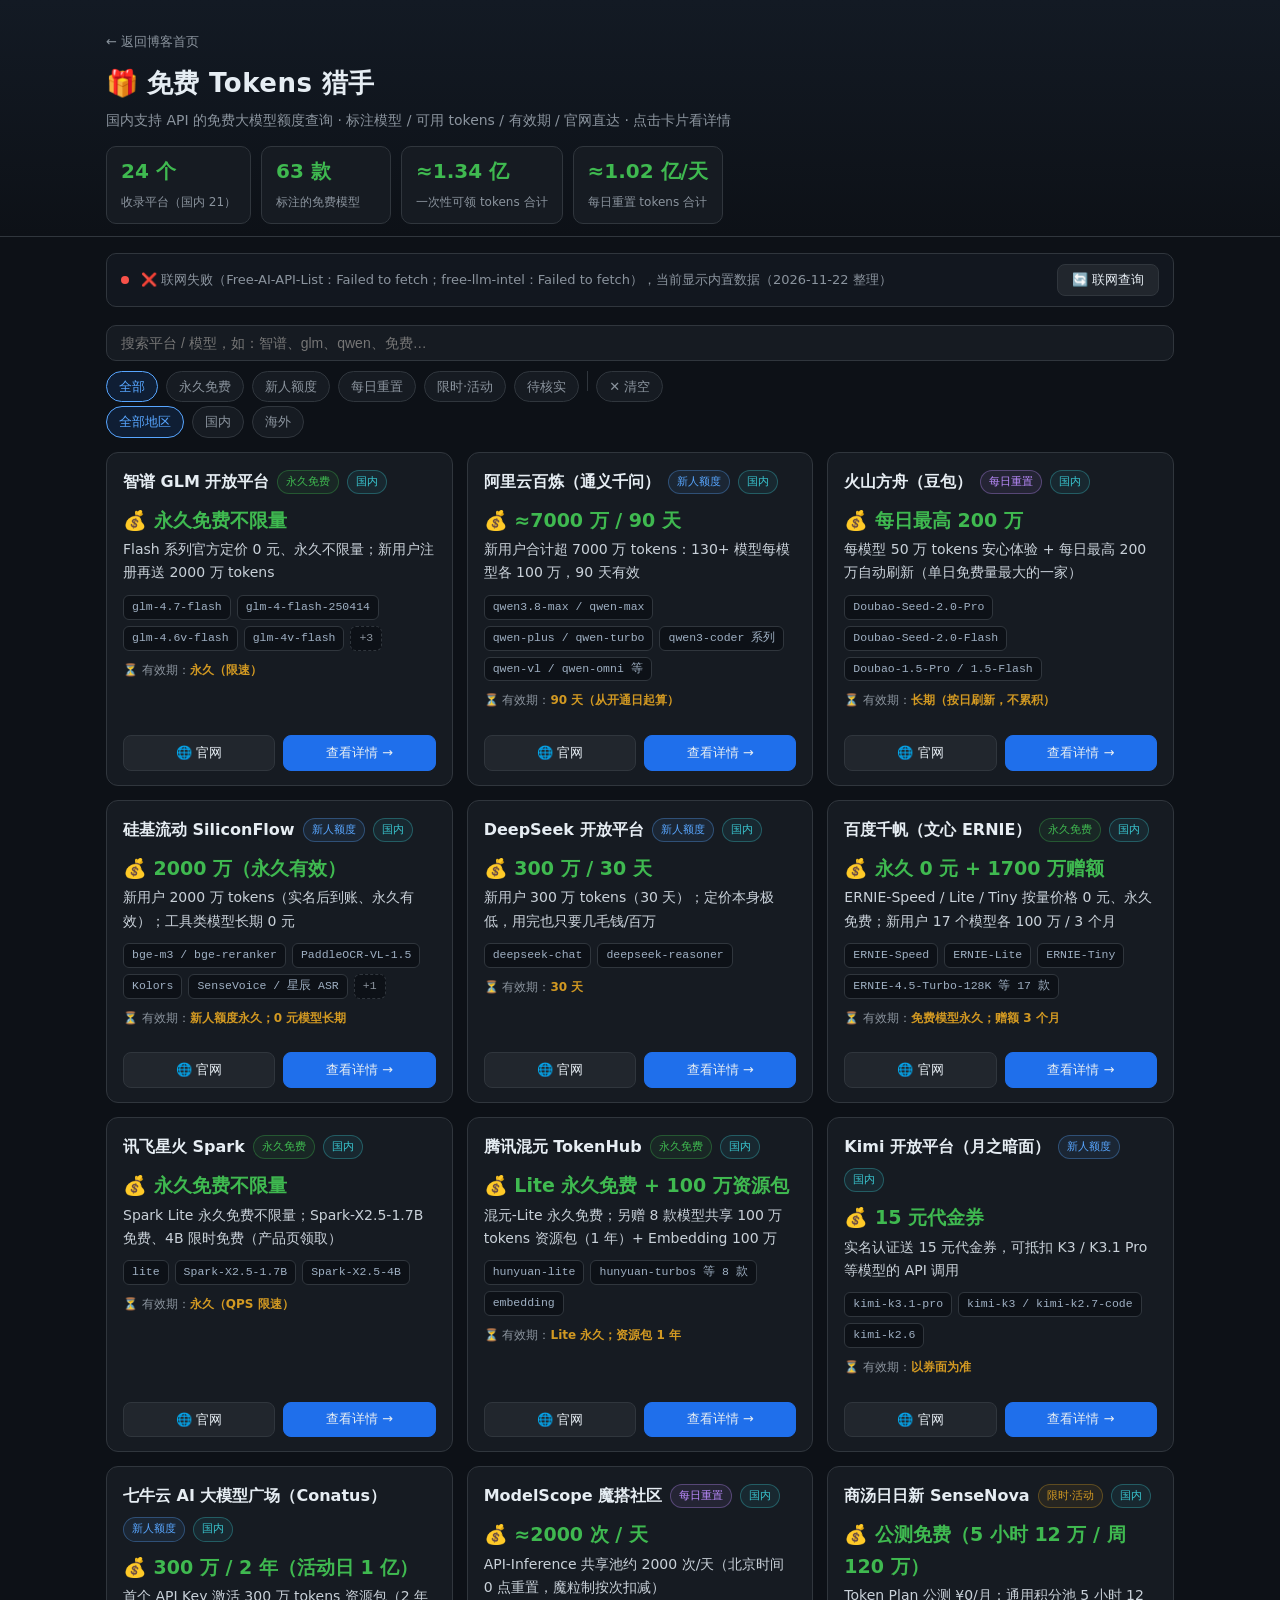
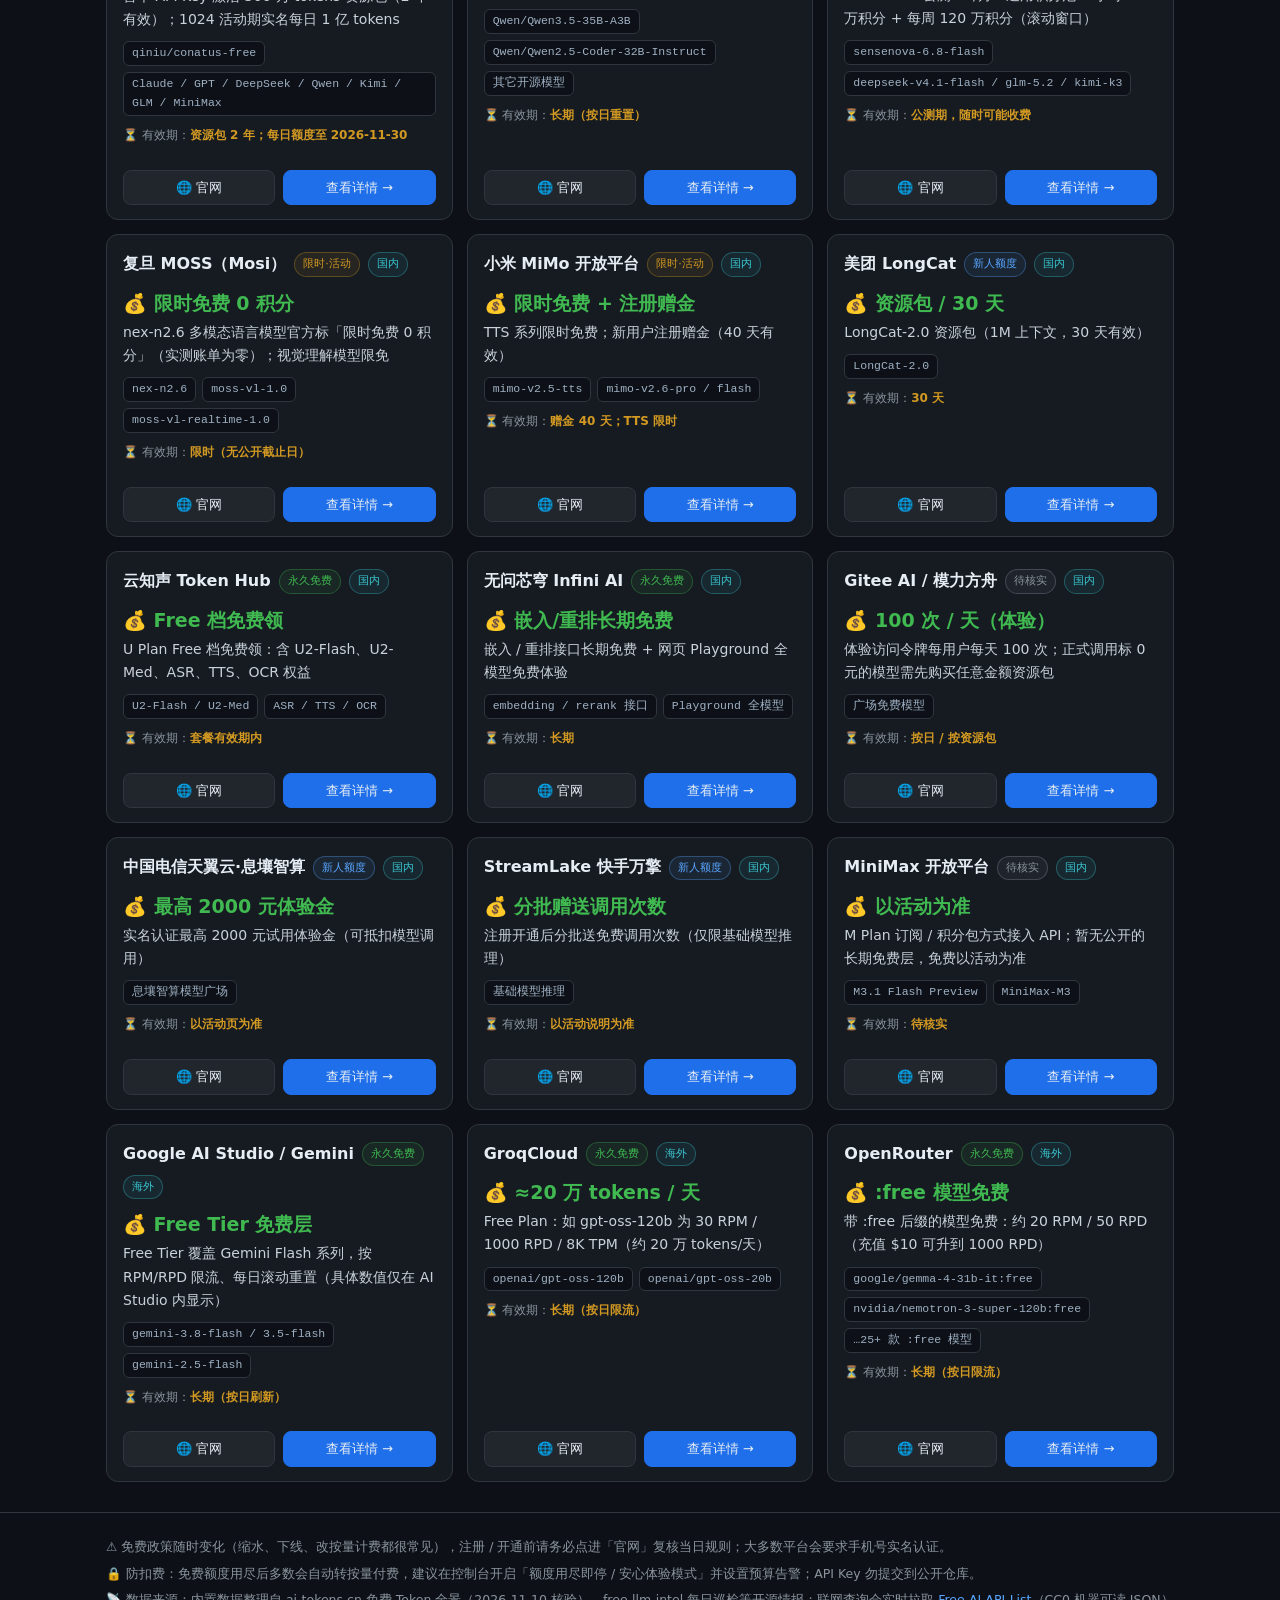
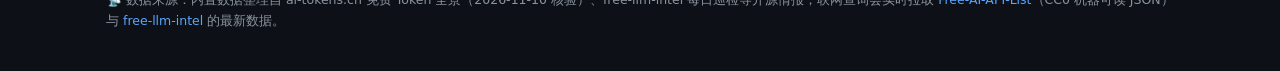
<file: static/free-tokens.html>
<!DOCTYPE html>
<html lang="zh-CN">
<head>
<meta charset="UTF-8">
<meta name="viewport" content="width=device-width, initial-scale=1">
<title>免费 Tokens 猎手 · 国内 API 白嫖额度查询</title>
<style>
  :root{
    --bg:#0d1117; --card:#161b22; --card-hover:#1c2129; --line:#30363d;
    --fg:#e6edf3; --muted:#8b949e; --accent:#58a6ff;
    --green:#3fb950; --orange:#d29922; --purple:#bc8cff; --red:#f85149; --cyan:#39c5cf;
  }
  *{box-sizing:border-box}
  body{margin:0;background:var(--bg);color:var(--fg);
    font-family:"PingFang SC","Microsoft YaHei","Segoe UI",system-ui,sans-serif;
    line-height:1.65;}
  a{color:var(--accent);text-decoration:none}
  a:hover{text-decoration:underline}
  .wrap{max-width:1100px;margin:0 auto;padding:0 16px}

  /* header */
  header{padding:28px 0 12px;border-bottom:1px solid var(--line);
    background:linear-gradient(180deg,#131a24 0%,#0d1117 100%);}
  h1{margin:0 0 4px;font-size:26px;letter-spacing:.5px}
  h1 .logo{margin-right:8px}
  .sub{color:var(--muted);font-size:14px}
  .stats{display:flex;flex-wrap:wrap;gap:10px;margin-top:14px}
  .stat{background:var(--card);border:1px solid var(--line);border-radius:10px;
    padding:8px 14px;min-width:130px}
  .stat b{display:block;font-size:20px;color:var(--green);font-variant-numeric:tabular-nums}
  .stat span{font-size:12px;color:var(--muted)}

  /* status bar */
  .statusbar{display:flex;align-items:center;gap:12px;flex-wrap:wrap;
    margin:16px 0 0;padding:10px 14px;background:#12171f;
    border:1px solid var(--line);border-radius:10px;font-size:13px;color:var(--muted)}
  .statusbar .dot{width:8px;height:8px;border-radius:50%;background:var(--orange);flex:none}
  .statusbar.ok .dot{background:var(--green)}
  .statusbar.err .dot{background:var(--red)}
  .statusbar.loading .dot{background:var(--cyan);animation:pulse 1s infinite}
  @keyframes pulse{50%{opacity:.3}}
  button{font-family:inherit}
  .btn{display:inline-block;background:#21262d;border:1px solid var(--line);
    color:var(--fg);padding:6px 14px;border-radius:8px;font-size:13px;cursor:pointer;
    transition:.15s;white-space:nowrap}
  .btn:hover{background:#30363d;border-color:#484f58;text-decoration:none}
  .btn.primary{background:#1f6feb;border-color:#1f6feb}
  .btn.primary:hover{background:#388bfd}
  .btn.ghost{background:transparent}

  /* toolbar */
  .toolbar{display:flex;gap:10px;flex-wrap:wrap;align-items:center;margin:18px 0 6px}
  .search{flex:1;min-width:220px;background:var(--card);border:1px solid var(--line);
    color:var(--fg);padding:9px 14px;border-radius:10px;font-size:14px;outline:none}
  .search:focus{border-color:var(--accent)}
  .chips{display:flex;gap:8px;flex-wrap:wrap;margin:10px 0 4px}
  .chip{background:var(--card);border:1px solid var(--line);color:var(--muted);
    padding:4px 12px;border-radius:999px;font-size:13px;cursor:pointer;user-select:none}
  .chip:hover{border-color:#484f58;color:var(--fg)}
  .chip.on{background:#1f6feb22;border-color:var(--accent);color:var(--accent)}
  .sep{width:1px;height:20px;background:var(--line)}

  /* grid & cards */
  .grid{display:grid;grid-template-columns:repeat(auto-fill,minmax(320px,1fr));
    gap:14px;margin:14px 0 30px}
  .card{background:var(--card);border:1px solid var(--line);border-radius:12px;
    padding:16px 16px 14px;display:flex;flex-direction:column;gap:10px;transition:.15s}
  .card:hover{background:var(--card-hover);border-color:#3d444d;transform:translateY(-2px)}
  .card-top{display:flex;align-items:center;gap:8px;flex-wrap:wrap}
  .card-top .name{font-size:16px;font-weight:700}
  .badge{font-size:11px;padding:2px 8px;border-radius:999px;border:1px solid;white-space:nowrap}
  .b-free{color:var(--green);border-color:#3fb95055;background:#3fb95015}
  .b-once{color:var(--accent);border-color:#58a6ff55;background:#58a6ff15}
  .b-daily{color:var(--purple);border-color:#bc8cff55;background:#bc8cff15}
  .b-limited{color:var(--orange);border-color:#d2992255;background:#d2992215}
  .b-unknown{color:var(--muted);border-color:#8b949e55;background:#8b949e15}
  .b-region{color:var(--cyan);border-color:#39c5cf55;background:#39c5cf15}
  .quota{font-size:14px;color:#c9d1d9}
  .quota .big{display:block;font-size:19px;font-weight:700;color:var(--green);
    font-variant-numeric:tabular-nums;margin-bottom:2px}
  .models{display:flex;gap:6px;flex-wrap:wrap}
  .m{font-size:11.5px;background:#0d1117;border:1px solid var(--line);
    color:#9fb0c3;padding:2px 8px;border-radius:6px;font-family:ui-monospace,Consolas,monospace}
  .m.more{color:var(--muted);border-style:dashed}
  .expiry{font-size:12px;color:var(--muted)}
  .expiry b{color:var(--orange);font-weight:600}
  .actions{display:flex;gap:8px;margin-top:auto;padding-top:4px}
  .actions .btn{flex:1;text-align:center}
  .online-flag{font-size:11px;color:var(--green)}

  /* detail view */
  #detail{display:none;margin:18px 0 40px}
  #detail.show{display:block}
  #list.hide{display:none}
  .d-head{display:flex;gap:14px;align-items:flex-start;flex-wrap:wrap;
    background:var(--card);border:1px solid var(--line);border-radius:14px;padding:20px}
  .d-head h2{margin:0 0 6px;font-size:24px}
  .d-badges{display:flex;gap:8px;flex-wrap:wrap;margin-bottom:8px}
  .d-quota{font-size:15px;color:#c9d1d9}
  .d-quota b{color:var(--green)}
  .d-actions{display:flex;gap:10px;flex-wrap:wrap;margin-left:auto}
  .sec{background:var(--card);border:1px solid var(--line);border-radius:14px;
    padding:18px 20px;margin-top:14px}
  .sec h3{margin:0 0 12px;font-size:15px;color:var(--accent);
    display:flex;align-items:center;gap:8px}
  table{width:100%;border-collapse:collapse;font-size:13.5px}
  th,td{text-align:left;padding:8px 10px;border-bottom:1px solid var(--line);vertical-align:top}
  th{color:var(--muted);font-weight:600;font-size:12.5px;background:#10151c}
  tr:last-child td{border-bottom:none}
  td.mono,dd.mono{font-family:ui-monospace,Consolas,monospace;color:#9fb0c3;word-break:break-all}
  .kv dd.mono{display:flex;align-items:center;gap:8px;flex-wrap:wrap}
  .copy{margin-left:8px;font-size:12px;cursor:pointer;color:var(--accent);
    background:none;border:none;padding:0}
  ul.tight{margin:0;padding-left:20px}
  ul.tight li{margin:5px 0;font-size:13.5px;color:#c9d1d9}
  ul.tight li.warn{color:#e3b341}
  .kv{display:grid;grid-template-columns:110px 1fr;gap:6px 14px;font-size:13.5px}
  .kv dt{color:var(--muted)} .kv dd{margin:0;color:#c9d1d9}
  .srcs{display:flex;gap:8px;flex-wrap:wrap}
  .srcs a{font-size:12.5px;background:#0d1117;border:1px solid var(--line);
    padding:4px 10px;border-radius:8px}
  .verify{font-size:12.5px;color:var(--muted);margin-top:10px;padding-top:10px;
    border-top:1px dashed var(--line)}
  .verify b.ok{color:var(--green)} .verify b.no{color:var(--orange)}
  .empty{padding:50px 10px;text-align:center;color:var(--muted)}

  footer{border-top:1px solid var(--line);padding:18px 0 34px;color:var(--muted);font-size:12.5px}
  footer p{margin:6px 0}
  @media (max-width:640px){
    .d-actions{margin-left:0;width:100%}
    .kv{grid-template-columns:1fr}
    .kv dt{margin-top:6px}
  }
</style>
</head>
<body>

<header>
  <div class="wrap">
    <div style="margin-bottom:8px"><a href="/" style="color:var(--muted);font-size:13px">← 返回博客首页</a></div>
    <h1><span class="logo">🎁</span>免费 Tokens 猎手</h1>
    <div class="sub">国内支持 API 的免费大模型额度查询 · 标注模型 / 可用 tokens / 有效期 / 官网直达 · 点击卡片看详情</div>
    <div class="stats" id="stats"></div>
  </div>
</header>

<div class="wrap">
  <div class="statusbar loading" id="statusbar">
    <span class="dot"></span>
    <span id="status-text">正在联网查询最新免费额度…</span>
    <button class="btn" id="refresh-btn" style="margin-left:auto">🔄 联网查询</button>
  </div>

  <div class="toolbar">
    <input class="search" id="search" placeholder="搜索平台 / 模型，如：智谱、glm、qwen、免费…">
  </div>
  <div class="chips" id="type-chips"></div>
  <div class="chips" id="region-chips" style="margin-top:0"></div>

  <main id="list">
    <div class="grid" id="grid"></div>
    <div class="empty" id="empty" style="display:none">没有匹配的平台，换个关键词试试～</div>
  </main>

  <main id="detail"></main>
</div>

<footer>
  <div class="wrap">
    <p>⚠️ 免费政策随时变化（缩水、下线、改按量计费都很常见），注册 / 开通前请务必点进「官网」复核当日规则；大多数平台会要求手机号实名认证。</p>
    <p>🔒 防扣费：免费额度用尽后多数会自动转按量付费，建议在控制台开启「额度用尽即停 / 安心体验模式」并设置预算告警；API Key 勿提交到公开仓库。</p>
    <p>📡 数据来源：内置数据整理自 ai-tokens.cn 免费 Token 全景（2026-11-10 核验）、free-llm-intel 每日巡检等开源情报；联网查询会实时拉取 <a href="https://github.com/Tkkdy/Free-AI-API-List" target="_blank">Free-AI-API-List</a>（CC0 机器可读 JSON）与 <a href="https://github.com/rockbenben/free-llm-intel" target="_blank">free-llm-intel</a> 的最新数据。</p>
  </div>
</footer>

<script>
/* =========================================================
   内置数据（2026-11-22 整理，来源见页脚）
   type: 永久免费 | 新人额度 | 每日重置 | 限时·活动 | 待核实
   ========================================================= */
const SEED = [
{
  id:'bigmodel', name:'智谱 GLM 开放平台', region:'国内', type:'永久免费',
  site:'https://open.bigmodel.cn',
  quota:'Flash 系列官方定价 0 元、永久不限量；新用户注册再送 2000 万 tokens',
  big:'永久免费不限量', expiry:'永久（限速）', onceTokens:20000000, dailyTokens:0,
  models:[
    {n:'glm-4.7-flash', d:'200K 上下文，输入/输出/缓存全免费，代码增强'},
    {n:'glm-4-flash-250414', d:'128K 上下文，老牌稳定款，永久免费'},
    {n:'glm-4.6v-flash', d:'视觉多模态，输入输出均免费'},
    {n:'glm-4v-flash', d:'轻量多模态，16K，免费'},
    {n:'glm-4.5-flash', d:'免费，但官方标注即将下线，别做长期依赖'},
    {n:'CogView-3-Flash', d:'文生图免费'},
    {n:'CogVideoX-Flash', d:'文生视频免费（4K/60fps，最长 10 秒）'}
  ],
  baseUrl:'https://open.bigmodel.cn/api/paas/v4',
  keyUrl:'https://bigmodel.cn/usercenter/apikeys',
  claim:'手机号注册 → API Key 自动生成 → 2000 万 tokens 在「额度中心」自动到账，全程无需充值。',
  limits:[
    'GLM-5.x 旗舰系列是付费型号，接 API 请填 glm-4-flash / glm-4.7-flash，别选错',
    '限速约 3 次/秒（个人一般碰不到）；免费模型名单会换代，以定价页为准'
  ],
  sources:[
    {label:'定价页', url:'https://open.bigmodel.cn/pricing'},
    {label:'开放平台', url:'https://open.bigmodel.cn/'}
  ],
  checked:'2026-11-10'
},
{
  id:'aliyun', name:'阿里云百炼（通义千问）', region:'国内', type:'新人额度',
  site:'https://bailian.console.aliyun.com',
  quota:'新用户合计超 7000 万 tokens：130+ 模型每模型各 100 万，90 天有效',
  big:'≈7000 万 / 90 天', expiry:'90 天（从开通日起算）', onceTokens:70000000, dailyTokens:0,
  models:[
    {n:'qwen3.8-max / qwen-max', d:'旗舰，每模型 100 万 tokens'},
    {n:'qwen-plus / qwen-turbo', d:'每模型 100 万 tokens'},
    {n:'qwen3-coder 系列', d:'代码模型，独立额度'},
    {n:'qwen-vl / qwen-omni 等', d:'多模态，独立额度（以权益页为准）'}
  ],
  baseUrl:'https://dashscope.aliyuncs.com/compatible-mode/v1',
  keyUrl:'https://bailian.console.aliyun.com/?apiKey=1',
  claim:'首次开通百炼后自动发放（约 2 小时内生效），无需手动领取；用完转按量付费才需实名。',
  limits:[
    '每模型额度互不通用、不自动切换；快照版本与最新版算两个模型、各自独立',
    '额度 90 天过期作废不补发，同一实名主体重新注册不能重领',
    '记得在权益页手动开启「免费额度用尽即停」，否则超量会自动扣费',
    '地域以控制台实际显示为准（官方文档存在北京 / 新加坡两种表述）'
  ],
  sources:[
    {label:'新人免费额度', url:'https://www.alibabacloud.com/help/zh/model-studio/new-free-quota'},
    {label:'OpenAI 兼容接入', url:'https://help.aliyun.com/zh/model-studio/compatibility-of-openai-with-dashscope'}
  ],
  checked:'2026-11-10'
},
{
  id:'ark', name:'火山方舟（豆包）', region:'国内', type:'每日重置',
  site:'https://www.volcengine.com/product/ark',
  quota:'每模型 50 万 tokens 安心体验 + 每日最高 200 万自动刷新（单日免费量最大的一家）',
  big:'每日最高 200 万', expiry:'长期（按日刷新，不累积）', onceTokens:500000, dailyTokens:2000000,
  models:[
    {n:'Doubao-Seed-2.0-Pro', d:'旗舰，免费覆盖'},
    {n:'Doubao-Seed-2.0-Flash', d:'快省，免费覆盖'},
    {n:'Doubao-1.5-Pro / 1.5-Flash', d:'上一代，免费覆盖'}
  ],
  baseUrl:'https://ark.cn-beijing.volces.com/api/v3',
  keyUrl:'https://console.volcengine.com/ark/management/apikey',
  claim:'注册后必须到控制台「开通管理」手动开通模型，否则 API 直接调不通；建议同时开启「安心体验模式」。',
  limits:[
    '每日额度 0 点重置、用不完不累积',
    '未手动开通模型会返回错误码；安心体验模式超限即停，防止自动转按量扣费',
    '新用户另有代金券活动，以控制台券面为准'
  ],
  sources:[
    {label:'免费推理额度', url:'https://docs.volcengine.com/docs/ark/free-inference-quota?lang=zh'},
    {label:'安心体验模式', url:'https://ark.volcengine.com/ark/region:cn-beijing/docs/free-tokens-only-mode'}
  ],
  checked:'2026-11-10'
},
{
  id:'siliconflow', name:'硅基流动 SiliconFlow', region:'国内', type:'新人额度',
  site:'https://cloud.siliconflow.cn',
  quota:'新用户 2000 万 tokens（实名后到账、永久有效）；工具类模型长期 0 元',
  big:'2000 万（永久有效）', expiry:'新人额度永久；0 元模型长期', onceTokens:20000000, dailyTokens:0,
  models:[
    {n:'bge-m3 / bge-reranker', d:'向量 / 重排，0 元'},
    {n:'PaddleOCR-VL-1.5', d:'OCR 识别，0 元'},
    {n:'Kolors', d:'文生图，0 元'},
    {n:'SenseVoice / 星辰 ASR', d:'语音识别，0 元'},
    {n:'Xing4.0-29B / Hunyuan-MT', d:'对话小模型（免费已取消，以定价页为准）'}
  ],
  baseUrl:'https://api.siliconflow.cn/v1',
  keyUrl:'https://cloud.siliconflow.cn/account/ak',
  claim:'注册 → 完成实名认证 → 2000 万 tokens 到账 → 在模型列表选 0 元模型创建 Key。',
  limits:[
    '「9B 以下对话模型永久免费」政策已取消，长期 0 元的只剩 embedding / OCR / 语音 / 生图类',
    '国内站与国际站规则不同，别照搬',
    '聚合平台：一个 Key 可调 50+ 开源模型，适合配 one-api 统一管理'
  ],
  sources:[
    {label:'国内云', url:'https://cloud.siliconflow.cn/'},
    {label:'限流说明', url:'https://api-docs.siliconflow.cn/docs/userguide/faqs/rate-limit-and-upgradation'}
  ],
  checked:'2026-11-10'
},
{
  id:'deepseek', name:'DeepSeek 开放平台', region:'国内', type:'新人额度',
  site:'https://www.deepseek.com',
  quota:'新用户 300 万 tokens（30 天）；定价本身极低，用完也只要几毛钱/百万',
  big:'300 万 / 30 天', expiry:'30 天', onceTokens:3000000, dailyTokens:0,
  models:[
    {n:'deepseek-chat', d:'通用对话（V4 系列），新人额度抵扣'},
    {n:'deepseek-reasoner', d:'推理模型，新人额度抵扣'}
  ],
  baseUrl:'https://api.deepseek.com/v1',
  keyUrl:'https://platform.deepseek.com/api_keys',
  claim:'手机号 / 邮箱注册 → 创建 API Key → 30 天内用完赠送额度。',
  limits:['30 天过期；年初还是 500 万，已缩水到 300 万，政策可能继续变'],
  sources:[{label:'开放平台', url:'https://platform.deepseek.com/'}],
  checked:'2026-11-10'
},
{
  id:'baidu', name:'百度千帆（文心 ERNIE）', region:'国内', type:'永久免费',
  site:'https://cloud.baidu.com/product/qianfan',
  quota:'ERNIE-Speed / Lite / Tiny 按量价格 0 元、永久免费；新用户 17 个模型各 100 万 / 3 个月',
  big:'永久 0 元 + 1700 万赠额', expiry:'免费模型永久；赠额 3 个月', onceTokens:17000000, dailyTokens:0,
  models:[
    {n:'ERNIE-Speed', d:'按量价格 0，永久免费，需实名'},
    {n:'ERNIE-Lite', d:'按量价格 0，永久免费'},
    {n:'ERNIE-Tiny', d:'按量价格 0，主打低延迟'},
    {n:'ERNIE-4.5-Turbo-128K 等 17 款', d:'新人各 100 万 tokens / 3 个月'}
  ],
  baseUrl:'https://qianfan.baidubce.com/v2',
  keyUrl:'https://console.bce.baidu.com/qianfan/overview',
  claim:'完成实名认证 → 开通免费模型直接调用；新人赠额在控制台权益页领取。',
  limits:[
    '免费模型 QPS=50，够个人用',
    'ERNIE 3.5-8K 免费口径存在冲突（两处官方说法打架），不建议依赖',
    '不要沿用网上已退役的旧模型名称'
  ],
  sources:[
    {label:'新用户免费额度', url:'https://cloud.baidu.com/doc/qianfan/s/Imi2rpirg'},
    {label:'OpenAI 兼容', url:'https://cloud.baidu.com/doc/qianfan/s/Hmh4suq26'}
  ],
  checked:'2026-11-10'
},
{
  id:'spark', name:'讯飞星火 Spark', region:'国内', type:'永久免费',
  site:'https://xinghuo.xfyun.cn',
  quota:'Spark Lite 永久免费不限量；Spark-X2.5-1.7B 免费、4B 限时免费（产品页领取）',
  big:'永久免费不限量', expiry:'永久（QPS 限速）', onceTokens:0, dailyTokens:0,
  models:[
    {n:'lite', d:'Spark Lite，永久免费不限量，QPS=2'},
    {n:'Spark-X2.5-1.7B', d:'官方标明免费'},
    {n:'Spark-X2.5-4B', d:'限时免费，调用前确认状态'}
  ],
  baseUrl:'https://spark-api-open.xf-yun.com/v1',
  keyUrl:'https://console.xfyun.cn/services/sparkapi',
  claim:'注册讯飞开放平台 → 开通 Spark Lite → 获取 HTTP 服务的 APIPassword（与其他 SDK 凭据可能不同）。',
  limits:['QPS=2 限速明显，只适合轻量调用；教育 / 办公中文理解较强'],
  sources:[
    {label:'HTTP 调用文档', url:'https://www.xfyun.cn/doc/spark/HTTP%E8%B0%83%E7%94%A8%E6%96%87%E6%A1%A3.html'},
    {label:'产品页', url:'https://xhspdup.xfyun.cn/sparkapi'}
  ],
  checked:'2026-11-10'
},
{
  id:'hunyuan', name:'腾讯混元 TokenHub', region:'国内', type:'永久免费',
  site:'https://cloud.tencent.com/product/hunyuan',
  quota:'混元-Lite 永久免费；另赠 8 款模型共享 100 万 tokens 资源包（1 年）+ Embedding 100 万',
  big:'Lite 永久免费 + 100 万资源包', expiry:'Lite 永久；资源包 1 年', onceTokens:1000000, dailyTokens:0,
  models:[
    {n:'hunyuan-lite', d:'永久免费，256K 上下文'},
    {n:'hunyuan-turbos 等 8 款', d:'共享 100 万 tokens 资源包 / 1 年'},
    {n:'embedding', d:'另赠 100 万'}
  ],
  baseUrl:'https://api.hunyuan.cloud.tencent.com/v1',
  keyUrl:'https://console.cloud.tencent.com/hunyuan/api-key',
  claim:'控制台开通混元 → 领取资源包 → 创建 API Key；默认耗尽后不自动转后付费（需手动开启）。',
  limits:['HY 2.0 系列已暂停免费额度；与微信 / 企业微信生态绑定较深'],
  sources:[{label:'腾讯混元', url:'https://cloud.tencent.com/product/hunyuan'}],
  checked:'2026-11-10'
},
{
  id:'kimi', name:'Kimi 开放平台（月之暗面）', region:'国内', type:'新人额度',
  site:'https://www.kimi.com',
  quota:'实名认证送 15 元代金券，可抵扣 K3 / K3.1 Pro 等模型的 API 调用',
  big:'15 元代金券', expiry:'以券面为准', onceTokens:0, dailyTokens:0,
  models:[
    {n:'kimi-k3.1-pro', d:'旗舰，代金券可抵'},
    {n:'kimi-k3 / kimi-k2.7-code', d:'长上下文 / 代码，可抵'},
    {n:'kimi-k2.6', d:'可抵'}
  ],
  baseUrl:'https://api.moonshot.cn/v1',
  keyUrl:'https://platform.kimi.com/console/api-keys',
  claim:'注册 → 完成实名认证 → 代金券自动到账 → 创建 API Key。',
  limits:['代金券不可用于高速版；1M 长上下文消耗非常快，省着点用'],
  sources:[{label:'Kimi 平台', url:'https://platform.kimi.com/'}],
  checked:'2026-11-22'
},
{
  id:'qiniu', name:'七牛云 AI 大模型广场（Conatus）', region:'国内', type:'新人额度',
  site:'https://www.qiniu.com',
  quota:'首个 API Key 激活 300 万 tokens 资源包（2 年有效）；1024 活动期实名每日 1 亿 tokens',
  big:'300 万 / 2 年（活动日 1 亿）', expiry:'资源包 2 年；每日额度至 2026-11-30', onceTokens:3000000, dailyTokens:100000000,
  models:[
    {n:'qiniu/conatus-free', d:'平台免费模型'},
    {n:'Claude / GPT / DeepSeek / Qwen / Kimi / GLM / MiniMax', d:'聚合多家，OpenAI 与 Anthropic 双协议'}
  ],
  baseUrl:'https://api.qnaigc.com/v1',
  keyUrl:'https://portal.qiniu.com/',
  claim:'实名注册七牛云 → 创建第一个 API Key 即激活 300 万资源包；活动期（至 2026-11-30）另有每日 1 亿 tokens。',
  limits:['一次性赠额、非永久；邀请 / 企业认证另有额度，以官网当日为准'],
  sources:[{label:'七牛云控制台', url:'https://portal.qiniu.com/'}],
  checked:'2026-11-22'
},
{
  id:'modelscope', name:'ModelScope 魔搭社区', region:'国内', type:'每日重置',
  site:'https://www.modelscope.cn',
  quota:'API-Inference 共享池约 2000 次/天（北京时间 0 点重置，魔粒制按次扣减）',
  big:'≈2000 次 / 天', expiry:'长期（按日重置）', onceTokens:0, dailyTokens:0,
  models:[
    {n:'Qwen/Qwen3.5-35B-A3B', d:'模型 id 必须带组织前缀'},
    {n:'Qwen/Qwen2.5-Coder-32B-Instruct', d:'代码模型'},
    {n:'其它开源模型', d:'名单会轮换，以模型页是否标 API-Inference 为准'}
  ],
  baseUrl:'https://api-inference.modelscope.cn/v1',
  keyUrl:'https://modelscope.cn/my/myaccesstoken',
  claim:'注册魔搭 → 绑定已实名的阿里云账号 → 用 ms- 开头的 Access Token 调用。',
  limits:[
    '按次扣减（0.5 / 1 / 2 魔粒），单模型常见 ≤500 次/天，超额返回 429',
    '官方明确「请勿用于需要高并发及 SLA 保障的线上任务」'
  ],
  sources:[
    {label:'社区', url:'https://www.modelscope.cn/'},
    {label:'API-Inference 文档', url:'https://www.modelscope.cn/docs/model-service/API-Inference'}
  ],
  checked:'2026-11-10'
},
{
  id:'sensenova', name:'商汤日日新 SenseNova', region:'国内', type:'限时·活动',
  site:'https://www.sensenova.cn',
  quota:'Token Plan 公测 ¥0/月：通用积分池 5 小时 12 万积分 + 每周 120 万积分（滚动窗口）',
  big:'公测免费（5 小时 12 万 / 周 120 万）', expiry:'公测期，随时可能收费', onceTokens:0, dailyTokens:0,
  models:[
    {n:'sensenova-6.8-flash', d:'自研，公测期免费，高并发首选'},
    {n:'deepseek-v4.1-flash / glm-5.2 / kimi-k3', d:'同池可调，但第三方模型易 429'}
  ],
  baseUrl:'https://token.sensenova.cn/v1',
  keyUrl:'https://platform.sensenova.cn/',
  claim:'注册 → 开通 Token Plan（公测期 ¥0）→ 创建专属 Key（单号最多 20 个）。',
  limits:[
    '仅公测期免费，官方原话「当前额度和活动规则属于公测期权益」',
    '非自研模型高并发容易 429，优先用 sensenova-6.8-flash 并做退避重试'
  ],
  sources:[
    {label:'Token Plan', url:'https://www.sensenova.cn/token-plan'},
    {label:'平台', url:'https://platform.sensenova.cn/'}
  ],
  checked:'2026-11-22'
},
{
  id:'moss', name:'复旦 MOSS（Mosi）', region:'国内', type:'限时·活动',
  site:'https://www.moss.chat',
  quota:'nex-n2.6 多模态语言模型官方标「限时免费 0 积分」（实测账单为零）；视觉理解模型限免',
  big:'限时免费 0 积分', expiry:'限时（无公开截止日）', onceTokens:0, dailyTokens:0,
  models:[
    {n:'nex-n2.6', d:'文本/图片/视频→文本，限时免费 0 积分'},
    {n:'moss-vl-1.0', d:'视觉理解，限免'},
    {n:'moss-vl-realtime-1.0', d:'实时视频理解，限免'}
  ],
  baseUrl:'https://api.mosi.cn/v1',
  keyUrl:'https://platform.moss.cn/app/api-keys/',
  claim:'注册 MOSS 平台 → 创建 API Key → 直接调用 Chat Completions 接口。',
  limits:[
    '限时免费无公开截止日，随时可能恢复计费，别按长期额度排期',
    'moss-live-1.0 已于 2026-11-18 起收费（¥0.15/分钟），不在免费范围',
    'nex-n2.6 是推理模型，max_tokens 给太少正文会为空'
  ],
  sources:[{label:'MOSS 平台', url:'https://platform.moss.cn/'}],
  checked:'2026-11-22'
},
{
  id:'mimo', name:'小米 MiMo 开放平台', region:'国内', type:'限时·活动',
  site:'https://platform.xiaomimimo.com',
  quota:'TTS 系列限时免费；新用户注册赠金（40 天有效）',
  big:'限时免费 + 注册赠金', expiry:'赠金 40 天；TTS 限时', onceTokens:0, dailyTokens:0,
  models:[
    {n:'mimo-v2.5-tts', d:'限时免费'},
    {n:'mimo-v2.6-pro / flash', d:'语言模型按量计费（¥3/¥6 每百万），靠赠金抵扣'}
  ],
  baseUrl:'https://api.xiaomimimo.com/v1',
  keyUrl:'https://platform.xiaomimimo.com/#/console/api-keys',
  claim:'注册 → 领取赠金 → 创建 API Key。',
  limits:['赠金 40 天过期、不可抵 Token Plan 订阅；语言模型免费只覆盖 TTS 与缓存写入'],
  sources:[{label:'MiMo 平台', url:'https://platform.xiaomimimo.com/'}],
  checked:'2026-11-22'
},
{
  id:'longcat', name:'美团 LongCat', region:'国内', type:'新人额度',
  site:'https://longcat.meituan.com',
  quota:'LongCat-2.0 资源包（1M 上下文，30 天有效）',
  big:'资源包 / 30 天', expiry:'30 天', onceTokens:0, dailyTokens:0,
  models:[{n:'LongCat-2.0', d:'1M 上下文，新人资源包'}],
  baseUrl:'', keyUrl:'',
  claim:'注册 LongCat 开放平台 → 领取新人资源包 → 创建 API Key（以控制台为准）。',
  limits:['资源包 30 天有效，到账后尽快用'],
  sources:[{label:'LongCat', url:'https://longcat.meituan.com'}],
  checked:'2026-11-22'
},
{
  id:'unisound', name:'云知声 Token Hub', region:'国内', type:'永久免费',
  site:'https://www.unisound.com',
  quota:'U Plan Free 档免费领：含 U2-Flash、U2-Med、ASR、TTS、OCR 权益',
  big:'Free 档免费领', expiry:'套餐有效期内', onceTokens:0, dailyTokens:0,
  models:[
    {n:'U2-Flash / U2-Med', d:'通用 / 医疗语言模型'},
    {n:'ASR / TTS / OCR', d:'语音与识别权益'}
  ],
  baseUrl:'', keyUrl:'',
  claim:'注册云知声 → 领取 U Plan Free 档 → 使用套餐专属 Key。',
  limits:['套餐专属 Key 与按量计费 Key 不互换，仅在套餐有效期内可用'],
  sources:[{label:'云知声', url:'https://www.unisound.com'}],
  checked:'2026-11-22'
},
{
  id:'infini', name:'无问芯穹 Infini AI', region:'国内', type:'永久免费',
  site:'https://www.infini-ai.com',
  quota:'嵌入 / 重排接口长期免费 + 网页 Playground 全模型免费体验',
  big:'嵌入/重排长期免费', expiry:'长期', onceTokens:0, dailyTokens:0,
  models:[
    {n:'embedding / rerank 接口', d:'长期免费'},
    {n:'Playground 全模型', d:'网页免费体验（非 API）'}
  ],
  baseUrl:'', keyUrl:'',
  claim:'注册 → 控制台创建 Key 调用嵌入 / 重排接口。',
  limits:['GenStudio 的 API 推理不设试用额度、按量付费；「注册送 200 万 tokens」是旧说法，不予采信'],
  sources:[{label:'无问芯穹', url:'https://www.infini-ai.com'}],
  checked:'2026-11-22'
},
{
  id:'gitee-ai', name:'Gitee AI / 模力方舟', region:'国内', type:'待核实',
  site:'https://ai.gitee.com',
  quota:'体验访问令牌每用户每天 100 次；正式调用标 0 元的模型需先购买任意金额资源包',
  big:'100 次 / 天（体验）', expiry:'按日 / 按资源包', onceTokens:0, dailyTokens:0,
  models:[{n:'广场免费模型', d:'体验与正式 API 是两套权限'}],
  baseUrl:'https://api.moark.com/v1',
  keyUrl:'https://ai.gitee.com/',
  claim:'先在模型广场领取「免费体验访问令牌」；正式 Serverless API 需先购买任意金额全模型资源包。',
  limits:['体验次数不能当生产配额；正式免费模型名单及规则可变'],
  sources:[{label:'FAQ', url:'https://ai.gitee.com/docs/FAQ'}],
  checked:'2026-11-10'
},
{
  id:'ct', name:'中国电信天翼云·息壤智算', region:'国内', type:'新人额度',
  site:'https://www.ctyun.cn',
  quota:'实名认证最高 2000 元试用体验金（可抵扣模型调用）',
  big:'最高 2000 元体验金', expiry:'以活动页为准', onceTokens:0, dailyTokens:0,
  models:[{n:'息壤智算模型广场', d:'多款国产模型，体验金抵扣'}],
  baseUrl:'', keyUrl:'',
  claim:'注册天翼云 → 实名认证 → 领取试用体验金。',
  limits:['体验金数额与有效期以官方活动页为准'],
  sources:[{label:'天翼云', url:'https://www.ctyun.cn'}],
  checked:'2026-11-22'
},
{
  id:'streamlake', name:'StreamLake 快手万擎', region:'国内', type:'新人额度',
  site:'https://www.streamlake.com',
  quota:'注册开通后分批送免费调用次数（仅限基础模型推理）',
  big:'分批赠送调用次数', expiry:'以活动说明为准', onceTokens:0, dailyTokens:0,
  models:[{n:'基础模型推理', d:'免费次数分批发放（初识 / 探索 / 首金礼包）'}],
  baseUrl:'', keyUrl:'',
  claim:'注册 StreamLake → 开通 → 按活动说明分批领取免费调用次数。',
  limits:[
    '仅限基础模型推理，不可抵扣 Batch 批量推理',
    '「Air 永久免费」「Pro 送 2000 万 tokens」均无官方依据，别信旧清单'
  ],
  sources:[{label:'StreamLake', url:'https://www.streamlake.com'}],
  checked:'2026-11-22'
},
{
  id:'minimax', name:'MiniMax 开放平台', region:'国内', type:'待核实',
  site:'https://www.minimaxi.com',
  quota:'M Plan 订阅 / 积分包方式接入 API；暂无公开的长期免费层，免费以活动为准',
  big:'以活动为准', expiry:'待核实', onceTokens:0, dailyTokens:0,
  models:[{n:'M3.1 Flash Preview', d:'免费以活动 / 套餐为准'}, {n:'MiniMax-M3', d:'旗舰，按量为主'}],
  baseUrl:'https://api.minimax.chat/v1',
  keyUrl:'https://platform.minimax.cn/console/access?tab=api-keys',
  claim:'注册控制台 → 创建 API Key → 调用前先看定价页当日活动。',
  limits:['没有公开的永久免费层，接入前务必核对定价页'],
  sources:[{label:'MiniMax 平台', url:'https://platform.minimax.cn/'}],
  checked:'2026-11-22'
},
/* ---------- 海外（可选，国内直连不稳） ---------- */
{
  id:'gemini', name:'Google AI Studio / Gemini', region:'海外', type:'永久免费',
  site:'https://aistudio.google.com',
  quota:'Free Tier 覆盖 Gemini Flash 系列，按 RPM/RPD 限流、每日滚动重置（具体数值仅在 AI Studio 内显示）',
  big:'Free Tier 免费层', expiry:'长期（按日刷新）', onceTokens:0, dailyTokens:0,
  models:[
    {n:'gemini-3.8-flash / 3.5-flash', d:'免费层覆盖'},
    {n:'gemini-2.5-flash', d:'免费层覆盖'}
  ],
  baseUrl:'https://generativelanguage.googleapis.com/v1beta/openai/',
  keyUrl:'https://aistudio.google.com/apikey',
  claim:'支持地区注册 → 创建 API Key → 保持 Free Tier。',
  limits:['国内访问不稳；免费层输入输出可能用于模型改进，别喂敏感数据'],
  sources:[
    {label:'Billing', url:'https://ai.google.dev/gemini-api/docs/billing'},
    {label:'Rate limits', url:'https://ai.google.dev/gemini-api/docs/rate-limits'}
  ],
  checked:'2026-11-10'
},
{
  id:'groq', name:'GroqCloud', region:'海外', type:'永久免费',
  site:'https://groq.com',
  quota:'Free Plan：如 gpt-oss-120b 为 30 RPM / 1000 RPD / 8K TPM（约 20 万 tokens/天）',
  big:'≈20 万 tokens / 天', expiry:'长期（按日限流）', onceTokens:0, dailyTokens:0,
  models:[
    {n:'openai/gpt-oss-120b', d:'30 RPM / 1000 RPD / 8K TPM'},
    {n:'openai/gpt-oss-20b', d:'同档限流'}
  ],
  baseUrl:'https://api.groq.com/openai/v1',
  keyUrl:'https://console.groq.com/keys',
  claim:'邮箱注册 → 创建 Key → 在组织 Limits 页核对目标模型限额。',
  limits:['免费层不在定价页，限额看速率文档；旧 Llama 模型已转付费'],
  sources:[
    {label:'GroqCloud', url:'https://groq.com/groqcloud'},
    {label:'限流', url:'https://console.groq.com/docs/rate-limits'}
  ],
  checked:'2026-11-10'
},
{
  id:'openrouter', name:'OpenRouter', region:'海外', type:'永久免费',
  site:'https://openrouter.ai',
  quota:'带 :free 后缀的模型免费：约 20 RPM / 50 RPD（充值 $10 可升到 1000 RPD）',
  big:':free 模型免费', expiry:'长期（按日限流）', onceTokens:0, dailyTokens:0,
  models:[
    {n:'google/gemma-4-31b-it:free', d:'免费路由'},
    {n:'nvidia/nemotron-3-super-120b:free', d:'免费路由'},
    {n:'…25+ 款 :free 模型', d:'选带 :free 后缀的'}
  ],
  baseUrl:'https://openrouter.ai/api/v1',
  keyUrl:'https://openrouter.ai/keys',
  claim:'邮箱注册 → 创建 Key → 模型名必须带 :free 后缀。',
  limits:['只有 :free 后缀免费，同名付费模型照常扣费；余额为负可能影响调用'],
  sources:[
    {label:'官网', url:'https://openrouter.ai/'},
    {label:':free 说明', url:'https://openrouter.ai/docs/guides/routing/model-variants/free'}
  ],
  checked:'2026-11-10'
}
];

/* =========================================================
   状态与工具
   ========================================================= */
let DATA = SEED.map(e => Object.assign({}, e, {
  models: e.models.slice(), limits: e.limits.slice(), sources: e.sources.slice(), online: null
}));

const state = { q:'', type:'全部', region:'全部' };
const TYPE_BADGE = { '永久免费':'b-free', '新人额度':'b-once', '每日重置':'b-daily', '限时·活动':'b-limited', '待核实':'b-unknown', '有条件':'b-unknown' };
const TYPES = ['全部','永久免费','新人额度','每日重置','限时·活动','待核实'];
const REGIONS = ['全部','国内','海外'];

const $ = s => document.querySelector(s);
const esc = s => String(s==null?'':s).replace(/[&<>"']/g, c => ({'&':'&amp;','<':'&lt;','>':'&gt;','"':'&quot;',"'":'&#39;'}[c]));
const norm = s => String(s||'').toLowerCase().replace(/[\s()（）·._\-/]/g,'');

function fmtTokens(n){
  if(!n) return '';
  if(n >= 1e8) return (n/1e8).toFixed(n % 1e8 === 0 ? 0 : 2) + ' 亿';
  if(n >= 1e4) return (n/1e4).toFixed(n % 1e4 === 0 ? 0 : 1) + ' 万';
  return String(n);
}

/* =========================================================
   统计
   ========================================================= */
function renderStats(){
  const once = DATA.reduce((s,e)=> s + (e.onceTokens||0), 0);
  const daily = DATA.reduce((s,e)=> s + (e.dailyTokens||0), 0);
  const models = DATA.reduce((s,e)=> s + e.models.length, 0);
  const domestic = DATA.filter(e=>e.region==='国内').length;
  $('#stats').innerHTML = [
    {v: DATA.length + ' 个', l:'收录平台（国内 '+domestic+'）'},
    {v: models + ' 款', l:'标注的免费模型'},
    {v: '≈' + fmtTokens(once), l:'一次性可领 tokens 合计'},
    {v: daily ? '≈' + fmtTokens(daily) + '/天' : '—', l:'每日重置 tokens 合计'}
  ].map(s=>`<div class="stat"><b>${esc(s.v)}</b><span>${esc(s.l)}</span></div>`).join('');
}

/* =========================================================
   列表渲染
   ========================================================= */
function matches(e){
  if(state.type !== '全部' && e.type !== state.type) return false;
  if(state.region !== '全部' && e.region !== state.region) return false;
  if(state.q){
    const hay = norm([e.name, e.quota, e.type, e.region,
      e.models.map(m=>m.n).join(' '), e.baseUrl].join(' '));
    if(!hay.includes(norm(state.q))) return false;
  }
  return true;
}

function cardHTML(e){
  const badge = `<span class="badge ${TYPE_BADGE[e.type]||'b-unknown'}">${esc(e.type)}</span>`;
  const models = e.models.slice(0,4).map(m=>`<span class="m" title="${esc(m.d)}">${esc(m.n)}</span>`).join('')
    + (e.models.length>4 ? `<span class="m more">+${e.models.length-4}</span>` : '');
  const big = e.big ? `<span class="big">💰 ${esc(e.big)}</span>` : '';
  const online = e.online ? `<span class="online-flag">✔ 联网已核对 ${esc(e.online.date||'')}</span>` : '';
  return `<article class="card">
    <div class="card-top">
      <span class="name">${esc(e.name)}</span>${badge}
      <span class="badge b-region">${esc(e.region)}</span>
    </div>
    <div class="quota">${big}${esc(e.quota)}</div>
    <div class="models">${models}</div>
    <div class="expiry">⏳ 有效期：<b>${esc(e.expiry)}</b></div>
    <div>${online}</div>
    <div class="actions">
      <a class="btn" href="${esc(e.site||'#')}" target="_blank" rel="noopener">🌐 官网</a>
      <button class="btn primary" data-open="${esc(e.id)}">查看详情 →</button>
    </div>
  </article>`;
}

function renderList(){
  const list = DATA.filter(matches);
  $('#grid').innerHTML = list.map(cardHTML).join('');
  $('#empty').style.display = list.length ? 'none' : 'block';
  document.querySelectorAll('[data-open]').forEach(b=>{
    b.onclick = () => { location.hash = '#/p/' + b.dataset.open; };
  });
}

function renderChips(){
  $('#type-chips').innerHTML = TYPES.map(t=>
    `<span class="chip ${state.type===t?'on':''}" data-type="${esc(t)}">${esc(t)}</span>`).join('')
    + `<span class="sep"></span><span class="chip" id="clear-filter" title="清空筛选">✕ 清空</span>`;
  $('#region-chips').innerHTML = REGIONS.map(r=>
    `<span class="chip ${state.region===r?'on':''}" data-region="${esc(r)}">${esc(r==='全部'?'全部地区':r)}</span>`).join('');
  document.querySelectorAll('[data-type]').forEach(c=> c.onclick = ()=>{ state.type=c.dataset.type; renderChips(); renderList(); });
  document.querySelectorAll('[data-region]').forEach(c=> c.onclick = ()=>{ state.region=c.dataset.region; renderChips(); renderList(); });
  $('#clear-filter').onclick = ()=>{ state.type='全部'; state.region='全部'; state.q=''; $('#search').value=''; renderChips(); renderList(); };
}

/* =========================================================
   详情页（hash 路由：#/p/<id>）
   ========================================================= */
function renderDetail(id){
  const e = DATA.find(x=>x.id===id);
  if(!e){ location.hash = '#/'; return; }
  const badge = `<span class="badge ${TYPE_BADGE[e.type]||'b-unknown'}">${esc(e.type)}</span>
    <span class="badge b-region">${esc(e.region)}</span>`;
  const modelRows = e.models.length
    ? e.models.map(m=>`<tr><td class="mono">${esc(m.n)}</td><td>${esc(m.d)}</td></tr>`).join('')
    : `<tr><td colspan="2" style="color:var(--muted)">以官方控制台模型列表为准</td></tr>`;
  const baseUrl = e.baseUrl
    ? `<dd class="mono" id="baseurl">${esc(e.baseUrl)}<button class="copy" data-copy="${esc(e.baseUrl)}">复制</button></dd>`
    : `<dd style="color:var(--muted)">以控制台为准（情报源未提供）</dd>`;
  const keyBtn = e.keyUrl
    ? `<a class="btn primary" href="${esc(e.keyUrl)}" target="_blank" rel="noopener">🔑 申请 API Key</a>` : '';
  const limitItems = e.limits.map(l=>`<li class="warn">⚠ ${esc(l)}</li>`).join('');
  const sourceLinks = e.sources.map(s=>`<a href="${esc(s.url)}" target="_blank" rel="noopener">${esc(s.label)} ↗</a>`).join('');
  let verify = '';
  if(e.online){
    const v = e.online.verify;
    const st = v && v.status==='documented' ? '<b class="ok">文档事实已确认</b>'
      : v && v.status==='partial' ? '<b class="ok">部分核实</b>'
      : v && v.status==='unverified' ? '<b class="no">核心权益待核实</b>' : '';
    verify = `<div class="verify">
      📡 联网核对：来源「${esc(e.online.source)}」· 最后检查 <b>${esc(e.online.date||'未知')}</b> · ${st}
      ${v && v.scope ? `<br>范围：${esc(v.scope)}` : ''}
      ${v && v.pending && v.pending.length ? `<br>待核实：${esc(v.pending.join('；'))}` : ''}
      ${e.online.offer ? `<br>在线口径：${esc(e.online.offer)}` : ''}
    </div>`;
  } else {
    verify = `<div class="verify">📡 本条为内置数据（整理于 ${esc(e.checked)}），点顶部「联网查询」可拉取最新官方口径。</div>`;
  }

  $('#detail').innerHTML = `
    <div class="d-head">
      <div style="flex:1;min-width:260px">
        <div class="d-badges">${badge}</div>
        <h2>${esc(e.name)}</h2>
        <div class="d-quota">💰 <b>${esc(e.big || '见下方说明')}</b>　·　${esc(e.quota)}</div>
        <div class="expiry" style="margin-top:6px">⏳ 有效期：<b>${esc(e.expiry)}</b>　　🔍 数据核对于 ${esc(e.checked)}</div>
      </div>
      <div class="d-actions">
        <a class="btn" href="${esc(e.site||'#')}" target="_blank" rel="noopener">🌐 官网</a>
        ${keyBtn}
        <button class="btn ghost" id="back-btn">← 返回列表</button>
      </div>
    </div>

    <div class="sec">
      <h3>🧩 可用模型清单（标注额度说明）</h3>
      <table><thead><tr><th style="width:38%">模型</th><th>免费额度 / 说明</th></tr></thead>
      <tbody>${modelRows}</tbody></table>
    </div>

    <div class="sec">
      <h3>🔌 API 接入（OpenAI 兼容）</h3>
      <dl class="kv">
        <dt>Base URL</dt>${baseUrl}
        <dt>申请 Key</dt>${e.keyUrl ? `<dd><a href="${esc(e.keyUrl)}" target="_blank" rel="noopener">${esc(e.keyUrl)}</a></dd>` : '<dd>以控制台为准</dd>'}
        <dt>兼容性</dt><dd>支持 OpenAI SDK / 各类客户端，只改 <code>base_url</code> 与 <code>api_key</code> 即可切换</dd>
      </dl>
    </div>

    <div class="sec">
      <h3>🎁 领取步骤</h3>
      <ul class="tight"><li>${esc(e.claim)}</li></ul>
    </div>

    <div class="sec">
      <h3>⚠️ 限制与避坑</h3>
      <ul class="tight">${limitItems || '<li style="color:var(--muted)">暂无特别限制，仍建议以官方页为准</li>'}</ul>
    </div>

    <div class="sec">
      <h3>🔗 来源与核验</h3>
      <div class="srcs">${sourceLinks || '<span style="color:var(--muted);font-size:13px">暂无外部来源</span>'}</div>
      ${verify}
    </div>`;

  $('#back-btn').onclick = ()=>{ history.length > 1 ? history.back() : (location.hash = '#/'); };
  document.querySelectorAll('[data-copy]').forEach(b=>{
    b.onclick = async ()=>{
      try{ await navigator.clipboard.writeText(b.dataset.copy); b.textContent='✅ 已复制'; }
      catch(_){ b.textContent='复制失败，请手动选中'; }
      setTimeout(()=>{ b.textContent='复制'; }, 1600);
    };
  });
  window.scrollTo({top:0});
}

function route(){
  const m = location.hash.match(/^#\/p\/(.+)$/);
  if(m){
    $('#list').classList.add('hide');
    $('#detail').classList.add('show');
    renderDetail(decodeURIComponent(m[1]));
  }else{
    $('#list').classList.remove('hide');
    $('#detail').classList.remove('show');
    renderList();
  }
}

/* =========================================================
   联网查询（GitHub Raw，支持跨域）
   ========================================================= */
const SRC_JSON = 'https://raw.githubusercontent.com/Tkkdy/Free-AI-API-List/main/data/platforms.json';
const SRC_MD   = 'https://raw.githubusercontent.com/rockbenben/free-llm-intel/main/README.md';

const DOMESTIC_IDS = new Set(['siliconflow','sensenova','modelscope','bigmodel','aliyun','baidu','spark','gitee-ai','deepseek','kimi','minimax','qiniu','ark','hunyuan','moss','mimo','longcat','unisound','infini','ct','streamlake','ctyun','bai']);
const DOMESTIC_KW = /智谱|阿里|通义|百炼|百度|文心|讯飞|魔搭|商汤|七牛|火山|豆包|混元|腾讯|kimi|月之暗面|minimax|deepseek|小米|美团|无问|云知声|天翼|快手|电信|gitee|模力方舟|魔搭|复旦|mos/i;
const ALIAS = { '通义千问':'aliyun','智谱glm':'bigmodel','智谱':'bigmodel','kimi':'kimi','minimax':'minimax','小米mimo':'mimo',
  '文心ernie':'baidu','百度千帆':'baidu','硅基流动':'siliconflow','复旦moss':'moss','七牛云conatus':'qiniu',
  '七牛云':'qiniu','modelscope魔搭社区':'modelscope','魔搭':'modelscope','googlegemini':'gemini','gemini':'gemini',
  'groqcloud':'groq','groq':'groq','openrouter':'openrouter','讯飞星火spark':'spark','讯飞星火':'spark',
  '阿里云百炼modelstudio':'aliyun','火山引擎火山方舟豆包':'ark','腾讯混元tokenhub':'hunyuan','商汤日日新sensenova':'sensenova' };

function guessRegion(id, name){
  if(DOMESTIC_IDS.has(id)) return '国内';
  if(DOMESTIC_KW.test(name)) return '国内';
  return '海外';
}
function mapCat(c){
  return ({free_tier:'永久免费', trial:'新人额度', unverified:'待核实', conditional:'待核实'})[c] || '待核实';
}
function officialUrl(p){
  if(!p.sources || !p.sources.length) return '';
  const hit = p.sources.find(s=>/官网|官方|主页|国内云|平台|社区|开放/.test(s.label||''));
  return (hit || p.sources[0]).url || '';
}
function findSeed(id, name){
  let e = DATA.find(x=>x.id===id);
  if(e) return e;
  const n = norm(name);
  e = DATA.find(x=> norm(x.name)===n || (n && (norm(x.name).includes(n) || n.includes(norm(x.name)))) );
  if(e) return e;
  const a = ALIAS[n];
  if(a) return DATA.find(x=>x.id===a) || null;
  return null;
}

/* 数据源 1：Free-AI-API-List 平台 JSON */
function mergePlatformsJson(j){
  if(!j || !Array.isArray(j.platforms)) return 0;
  let touched = 0;
  const skipCat = new Set(['gateway','non_free_reference','retired']);
  for(const p of j.platforms){
    if(skipCat.has(p.category)) continue;
    const seed = findSeed(p.id, p.name);
    if(seed){
      seed.online = {
        source:'Free-AI-API-List', date:(p.verification && p.verification.last_checked_at) || j.updated_at || '',
        offer:p.offer, verify:p.verification
      };
      if(!seed.baseUrl && p.api_base_urls && p.api_base_urls[0]) seed.baseUrl = p.api_base_urls[0];
      if(p.sources && p.sources.length && !seed.sources.length) seed.sources = p.sources.map(s=>({label:s.label,url:s.url}));
      touched++;
    }else{
      const srcs = (p.sources||[]).map(s=>({label:s.label,url:s.url}));
      const site = officialUrl(p);
      DATA.push({
        id:p.id, name:p.name, region:guessRegion(p.id,p.name), type:mapCat(p.category),
        site:site, quota:p.offer||'', big:'', expiry:p.validity||'以官方为准',
        onceTokens:0, dailyTokens:0,
        models:[], baseUrl:(p.api_base_urls&&p.api_base_urls[0])||'', keyUrl:site,
        claim:p.claim_steps||'', limits:[p.requirements,p.cautions].filter(Boolean),
        sources:srcs, checked:(p.verification&&p.verification.last_checked_at)||j.updated_at||'',
        online:{source:'Free-AI-API-List', date:(p.verification&&p.verification.last_checked_at)||j.updated_at||'',
                offer:p.offer, verify:p.verification}
      });
      touched++;
    }
  }
  return touched;
}

/* 数据源 2：free-llm-intel README 的「一键接入」表 */
function mergeIntelReadme(md){
  let touched = 0;
  const lines = md.split('\n');
  for(const line of lines){
    if(!/^\|\s*\*\*/.test(line)) continue;
    const cells = line.split('|');
    if(cells.length < 7) continue;
    const nameRaw = (cells[1]||'').trim();
    const m = nameRaw.match(/^\*\*(.+?)\*\*$/);
    if(!m) continue;
    const name = m[1].trim();
    if(/^[A-D]\.\s/.test(name)) continue;              // 跳过分类标题行
    const quota = (cells[2]||'').trim();
    const keyM = (cells[3]||'').match(/\((https?:[^)]+)\)/);
    const baseM = (cells[4]||'').match(/`([^`]+)`/);
    const modelsM = (cells[5]||'').match(/`([^`]+)`/);
    if(!quota || !baseM) continue;
    const keyUrl = keyM ? keyM[1] : '';
    const baseUrl = baseM[1];
    const modelNames = ((cells[5]||'').match(/`([^`]+)`/g)||[]).map(s=>s.replace(/`/g,'')).slice(0,6);

    const seed = findSeed('', name);
    if(seed){
      if(!seed.baseUrl) seed.baseUrl = baseUrl;
      if(!seed.keyUrl && keyUrl) seed.keyUrl = keyUrl;
      if(!seed.models.length && modelNames.length){
        seed.models = modelNames.map(n=>({n:n, d:'来自 free-llm-intel 推荐'}));
      }
      if(!seed.quota) seed.quota = quota;
      if(!seed.online) seed.online = {source:'free-llm-intel', date:'', offer:quota, verify:null};
      touched++;
    }else{
      const n = norm(name);
      if(DATA.some(x=> norm(x.name)===n)) continue;
      const site = keyUrl ? keyUrl.split('/').slice(0,3).join('/') : '';
      DATA.push({
        id:'intel-'+n, name:name, region:guessRegion(n,name), type:'待核实',
        site:site, quota:quota, big:'', expiry:'以官方页为准',
        onceTokens:0, dailyTokens:0,
        models:modelNames.map(x=>({n:x, d:'来自 free-llm-intel 推荐'})),
        baseUrl:baseUrl, keyUrl:keyUrl, claim:'见官网控制台申请入口。',
        limits:['由在线数据源补充，额度与政策请以官方页为准'],
        sources: site?[{label:'官网',url:site}]:[], checked:'',
        online:{source:'free-llm-intel', date:'', offer:quota, verify:null}
      });
      touched++;
    }
  }
  return touched;
}

function setStatus(kind, text){
  const bar = $('#statusbar');
  bar.className = 'statusbar ' + kind;
  $('#status-text').textContent = text;
}

async function onlineRefresh(){
  setStatus('loading', '正在联网查询…（拉取 2 个开源数据源）');
  const ok = [], fail = [];

  try{
    const r = await fetch(SRC_JSON, {cache:'no-store'});
    if(!r.ok) throw new Error('HTTP ' + r.status);
    const j = await r.json();
    const n = mergePlatformsJson(j);
    ok.push(`Free-AI-API-List（${j.updated_at||'日期未知'}，更新 ${n} 条）`);
  }catch(err){ fail.push('Free-AI-API-List：' + err.message); }

  try{
    const r = await fetch(SRC_MD, {cache:'no-store'});
    if(!r.ok) throw new Error('HTTP ' + r.status);
    const md = await r.text();
    const n = mergeIntelReadme(md);
    ok.push(`free-llm-intel（更新 ${n} 条）`);
  }catch(err){ fail.push('free-llm-intel：' + err.message); }

  renderStats();
  route();

  if(ok.length && !fail.length) setStatus('ok', `✅ 联网查询完成 · ${ok.join(' · ')} · 本地缓存于 ${new Date().toLocaleString('zh-CN')}`);
  else if(ok.length) setStatus('ok', `⚠️ 部分成功：${ok.join(' · ')}；失败 → ${fail.join('；')}`);
  else setStatus('err', `❌ 联网失败（${fail.join('；')}），当前显示内置数据（2026-11-22 整理）`);
}

/* =========================================================
   初始化
   ========================================================= */
$('#search').addEventListener('input', e => { state.q = e.target.value; renderList(); });
$('#refresh-btn').addEventListener('click', onlineRefresh);
window.addEventListener('hashchange', route);

renderStats();
renderChips();
route();
onlineRefresh();   // 打开页面即自动联网查询一次，失败自动回退内置数据
</script>
</body>
</html>
</file>
